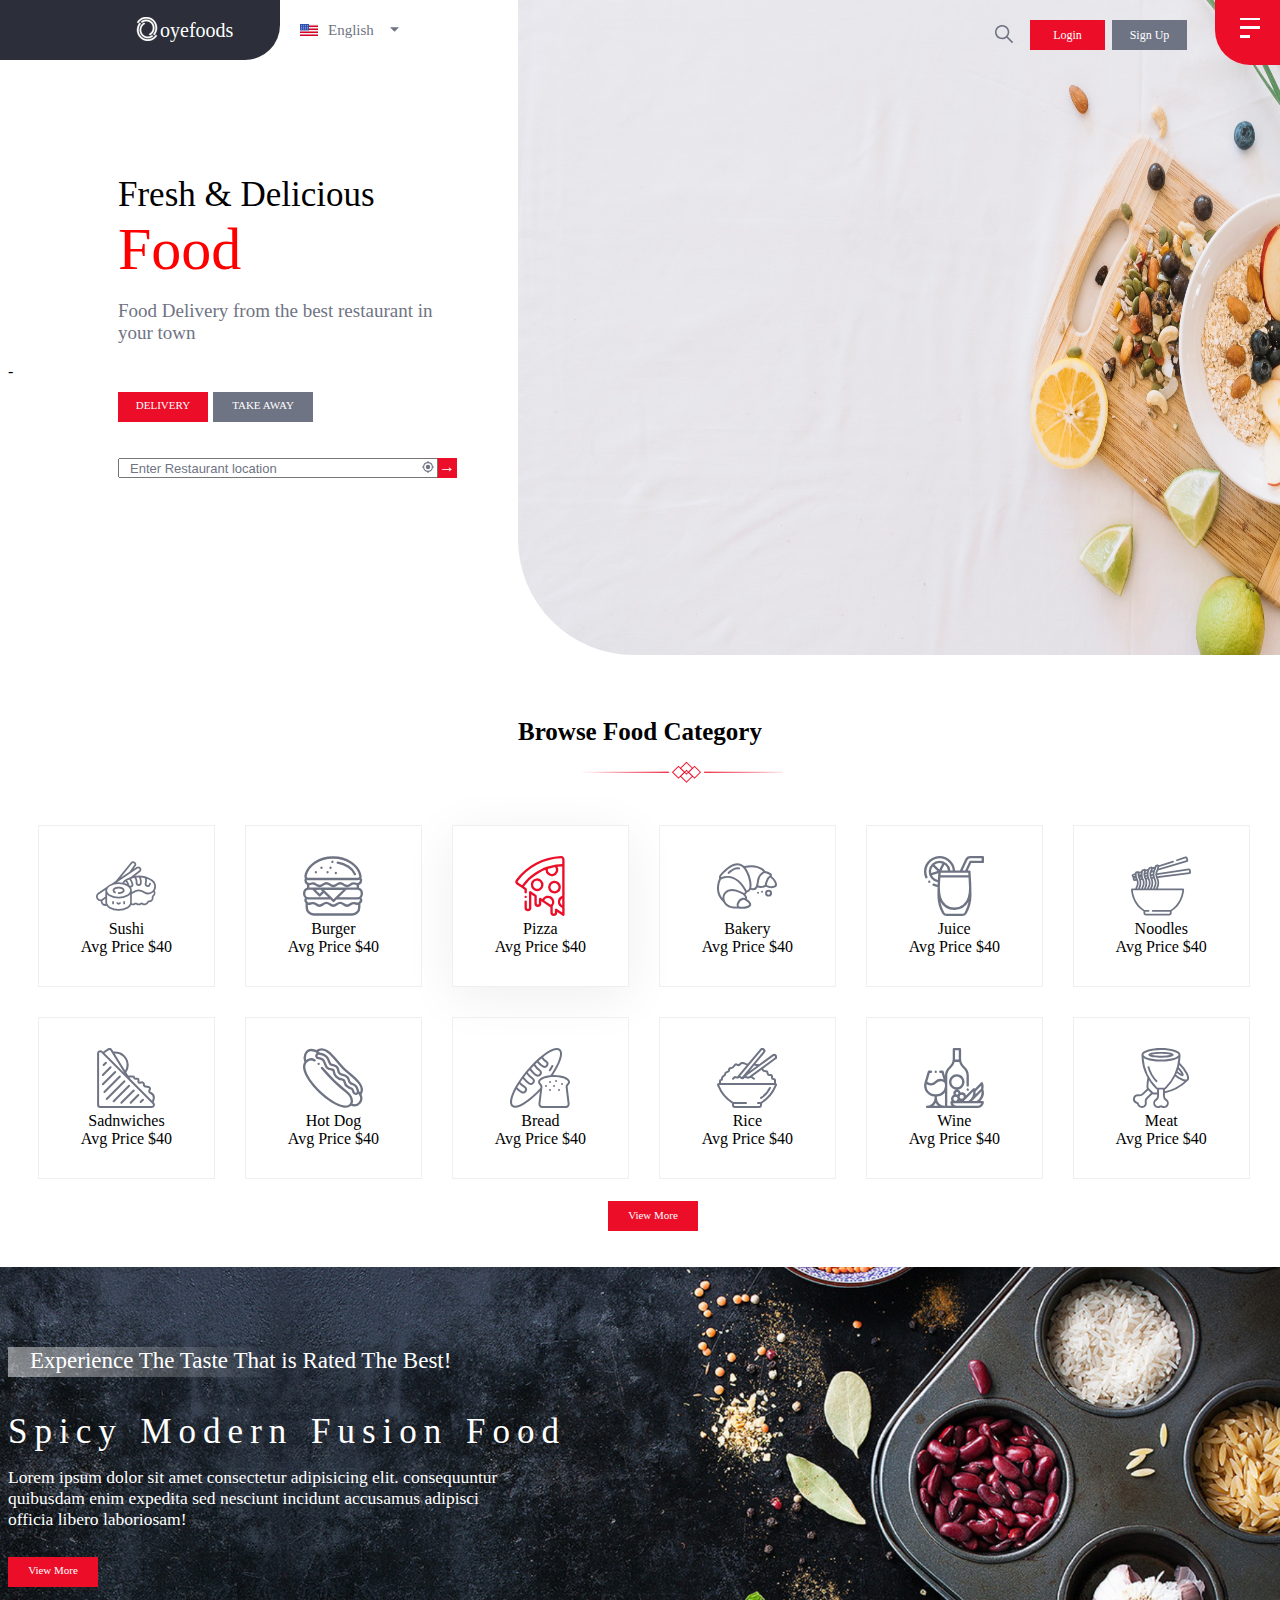
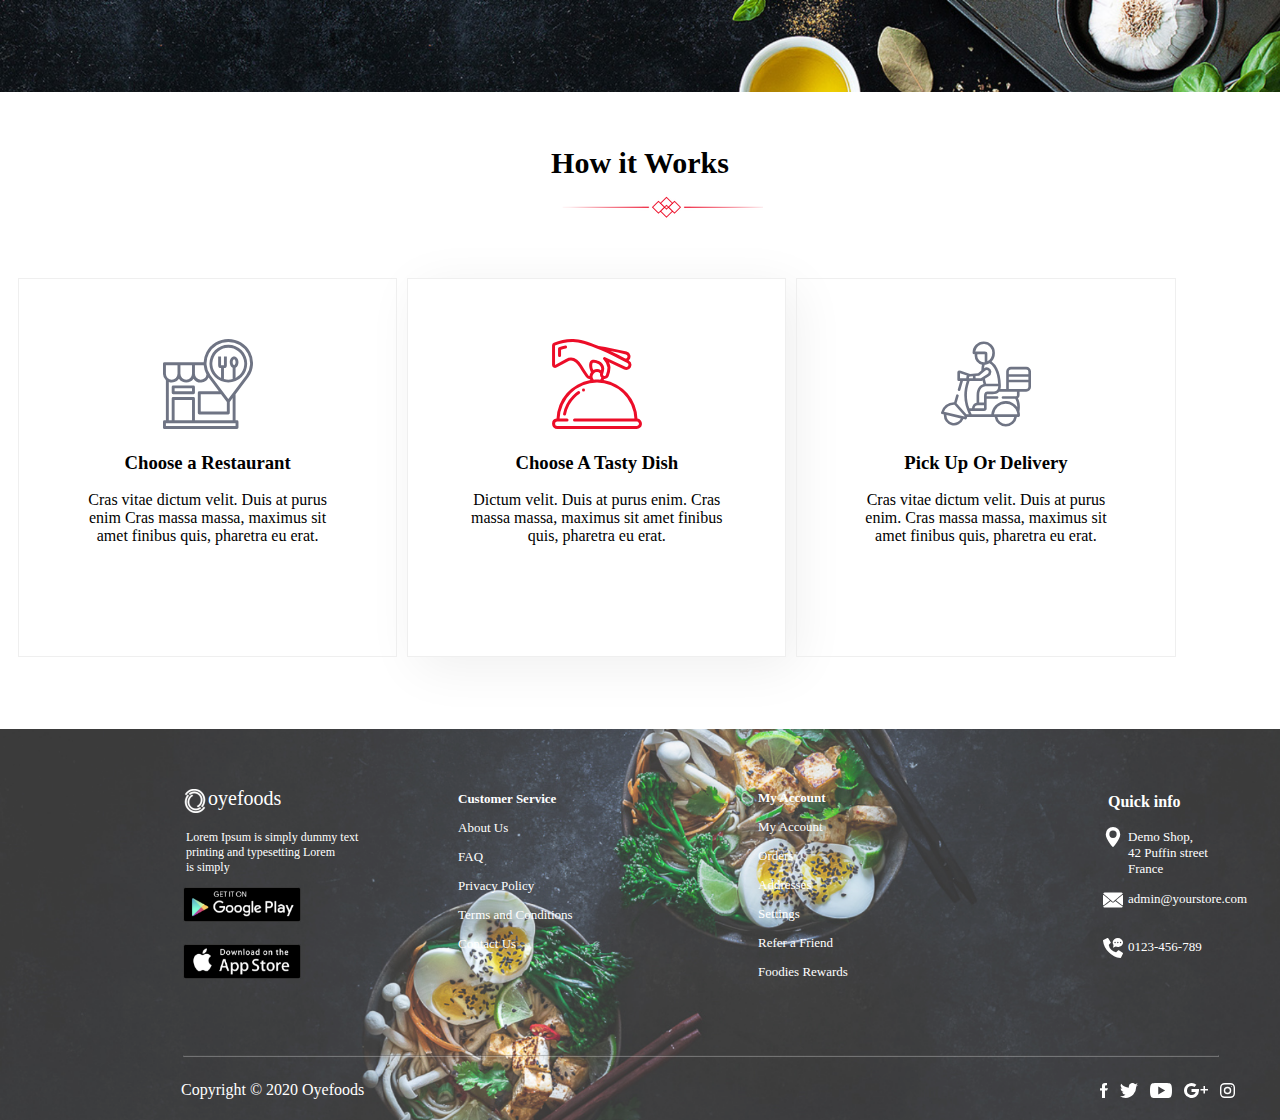
<file: index.html>
<!DOCTYPE html>
<html>
   <head>
      <title>Oye Foods</title>
      <link rel="stylesheet" href="index.css">
   </head>
   <body>
      <div class="rectangle">
         <img class="logo" src="1.png" height="24px" width="24px">
         <p class="oyeText">oyefoods</p>
      </div>
      <div class="header">
         <img class="flag" src="img1.svg" height="18px" width="18px">
         <p class="eng">English</p>
         <img class="dropdown" src="img2.svg" height="9px" width="9px">
      </div>
      <div class="searchbar">
         <img class="search" src="img3.svg" width="18px" height="18px">
      </div>
      <div class="rectangle2">
         <div class="first"></div>
         <div class="second"></div>
         <div class="third"></div>
      </div>
      <div class="login">
         <p class="logText">Login</p>
      </div>
      <div class="signUp">
         <p class="signText">Sign Up</p>
      </div>
      <img class="imgSet"  src="img4.png" height="655px" width="830px">
      <p class="foodText">Fresh & Delicious<br> <span style="color: red;font-size:60px; ">Food</span></p>
      <p class="paraText">Food Delivery from the best restaurant in<br> your town</p>
      -
      <div class="delivery">
         <p class="delText">DELIVERY</p>
      </div>
      <div class="takeAway">
         <p class="takeText">TAKE AWAY</p>
      </div>
      <br>
      <br>
      <input type="text" class="resizeText" value="Enter Restaurant location">
      <img src="loc.svg" class="locFix" height="12px">
      <div class="square">
         <p class="arrowFix">&#8594;</p>
      </div>
      <p class="heading">Browse Food Category</p>
      <img class="borderImg" src="border.png"><br><br><br>
      <div class="row styleIt">
         <div class="column">
            <img  src="images/sushi.svg"">
            <br>Sushi
            <br>Avg Price $40
         </div>
         <div class="column">
            <img src="images/burger.svg">
            <br>Burger
            <br>Avg Price $40
         </div>
         <div class="column" style="box-shadow: #EFEFEF 0px 10px 50px;">
            <img src="images/pizza.svg">
            <br>Pizza
            <br>Avg Price $40
         </div>
         <div class="column">
            <img src="images/bakery.svg">
            <br>Bakery
            <br>Avg Price $40
         </div>
         <div class="column">
            <img src="images/juice.svg">
            <br>Juice
            <br>Avg Price $40
         </div>
         <div class="column">
            <img src="images/noodles.svg">
            <br>Noodles
            <br>Avg Price $40
         </div>
      </div>
      <br><br>
      <div class="row styleIt">
         <div class="column">
            <img src="images/sandwiches.svg"">
            <br>Sadnwiches
            <br>Avg Price $40
         </div>
         <div class="column">
            <img src="images/hotdog.svg">
            <br>Hot Dog
            <br>Avg Price $40
         </div>
         <div class="column">
            <img src="images/bread.svg">
            <br>Bread
            <br>Avg Price $40
         </div>
         <div class="column">
            <img src="images/rice.svg">
            <br>Rice
            <br>Avg Price $40
         </div>
         <div class="column">
            <img src="images/wine.svg">
            <br>Wine
            <br>Avg Price $40
         </div>
         <div class="column">
            <img src="images/meat.svg">
            <br>Meat
            <br>Avg Price $40
         </div>
      </div>
      <div class="viewMore">
         <p class="viewText">View More</p>
      </div>
      <br><br>
      <img src="back.png" class="imgFix" width="1348x">
      <p class="backHead">Experience The Taste That is Rated The Best!</p>
      <div class="gradient"></div>
      <p class="spicyText">Spicy Modern Fusion Food</p>
      <p class="dummy">Lorem ipsum dolor sit amet consectetur adipisicing elit. consequuntur<br> quibusdam enim expedita sed nesciunt incidunt accusamus adipisci<br> officia libero laboriosam!
      <p>
      <div class="readMore">
         <p class="readText">View More</p>
      </div>
      <br><br><br>
      <h2>How it Works</h2>
      <img class="borderImgTwo" src="border.png">
      <br><br><br><br>
      <div class="rows fixIt">
         <div class="columns">
            <img  src="images/rest.svg"">
            <br>
            <h3>Choose a Restaurant</h3>
            <br>
            <p class="firstPara">Cras vitae dictum velit. Duis at purus enim Cras massa massa, maximus sit amet finibus quis, pharetra eu erat.</p>
         </div>
         <div class="columns" style="box-shadow: #EFEFEF 10px 10px 50px";>
            <img src="images/dish.svg">
            <br>
            <h3>Choose A Tasty Dish</h3>
            <br>
            <p class="firstPara">Dictum velit. Duis at purus enim. Cras massa massa, maximus sit amet finibus quis, pharetra eu erat.</p>
         </div>
         <div class="columns">
            <img src="images/pick.svg">
            <br>
            <h3>Pick Up Or Delivery</h3>
            <br>
            <p class="firstPara">Cras vitae dictum velit. Duis at purus enim. Cras massa massa, maximus sit amet finibus quis, pharetra eu erat.</p>
         </div>
      </div>
      <br><br><br><br>
      <img  class="footerImg"src="images\footer.png" width="1348px">
      <img class="logos" src="1.png" height="24px" width="24px">
      <p class="oyeTexts">oyefoods</p>
      <P class="lorel">Lorem Ipsum is simply dummy text<br> printing and typesetting Lorem<br> is simply</p>
      <img  class="google"src="images\google.png"><br><br>
      <img  class="apple"src="images\apple.png">
      <div class="footerText">
         <p style="font-weight: bold;">Customer Service</p>
         <p>About Us</p>
         <p>FAQ</p>
         <p>Privacy Policy</p>
         <p>Terms and Conditions</p>
         <p>Contact Us</p>
      </div>
      <div class="footerTextTwo">
         <p style="font-weight: bold;">My Account</p>
         <p>My Account</p>
         <p>Orders</p>
         <p>Addresses</p>
         <p>Settings</p>
         <p>Refer a Friend</p>
         <p>Foodies Rewards</p>
      </div>
      <div class="info">
         <p class="quick">Quick info</p>
         <div class="locationSet">
            <img class="locLogo" src="images\location.svg">
            <p class="locText">Demo Shop,<br> 42 Puffin street<br> France</p>
         </div>
         <div class="messageSet">
            <img class="messageLogo" src="images\message.svg">
            <p class="messageText">admin@yourstore.com</p>
         </div>
         <br>
         <div class="phoneSet">
            <img class="phoneLogo" src="images\phone.svg">
            <p class="phoneText">0123-456-789</p>
         </div>
      </div>
      </div>
      <hr>
      <div class="logosTwo">
         <br>
         <img src="images\facebook.svg" height="15px;">&nbsp;&nbsp;
         <img src="images\twitter.svg" height="15px;">&nbsp;&nbsp;
         <img src="images\youtube.svg" height="15px;">&nbsp;&nbsp;
         <img src="images\google-plus.svg" height="15px;">&nbsp;&nbsp;
         <img src="images\insta.svg" height="15px;">
      </div>
      <p class="copyright">Copyright © 2020 Oyefoods</p>
      </div>
   </body>
</html>
</file>
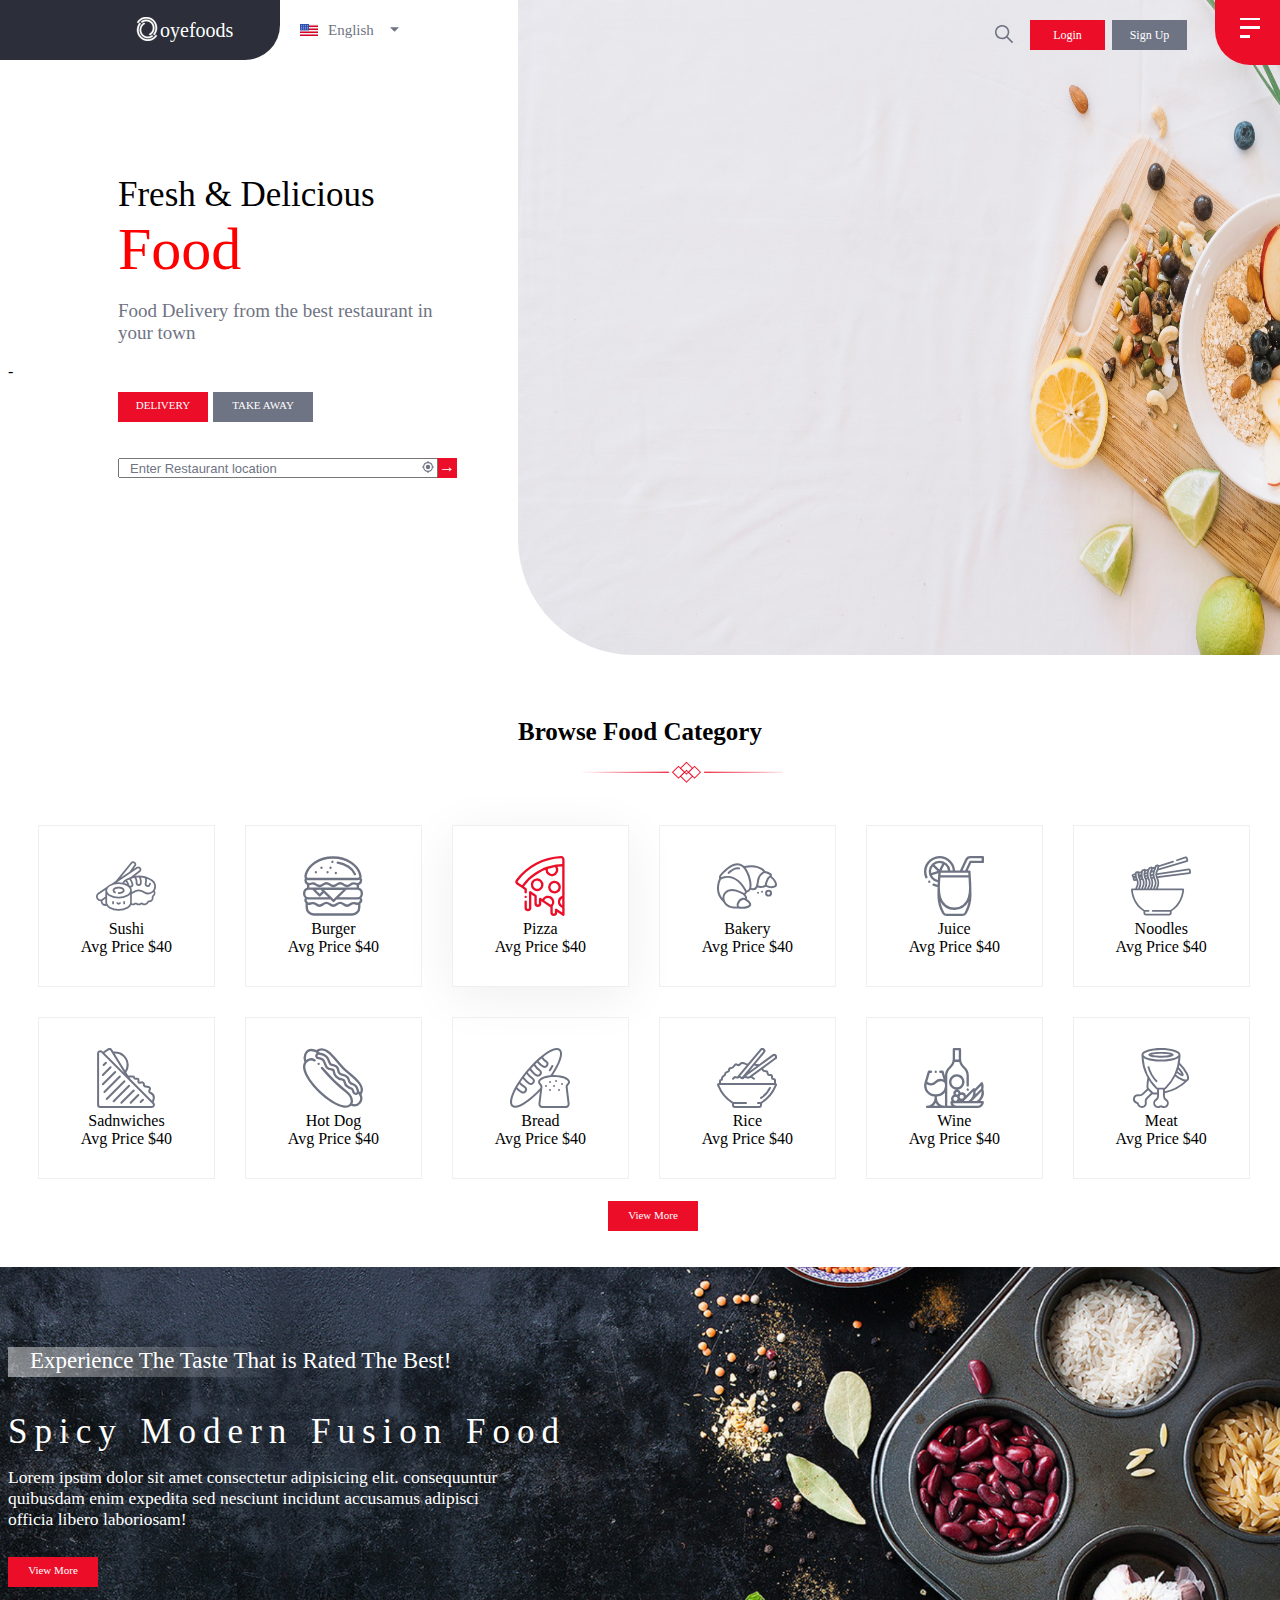
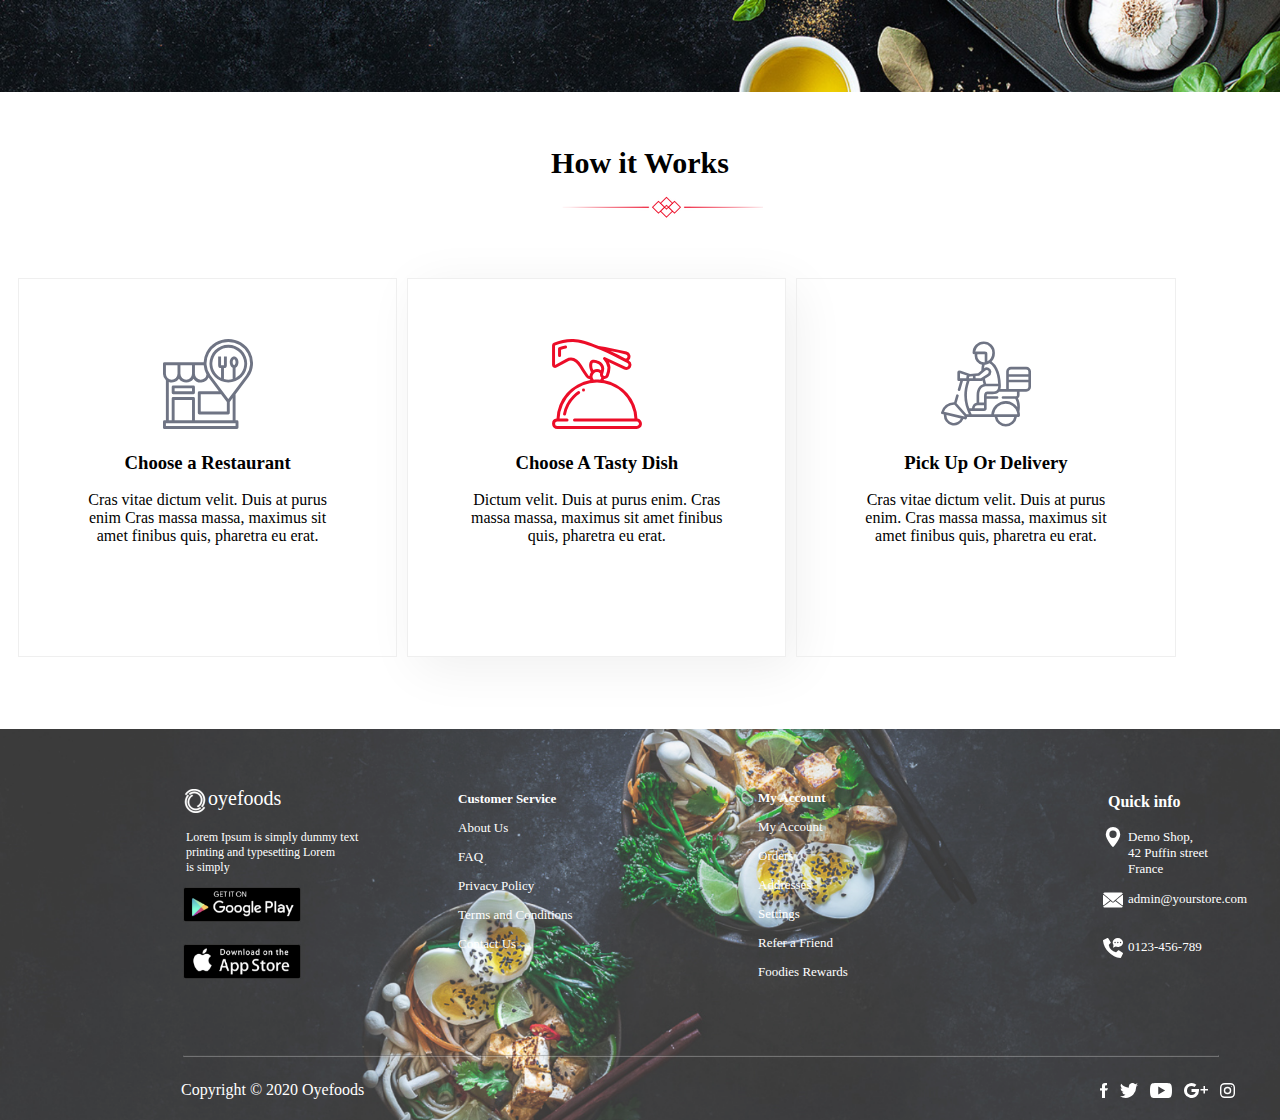
<file: project.html>
<!DOCTYPE html>
<html>
   <head>
      <title>Oye Foods</title>
      <link rel="stylesheet" href="project.css">
   </head>
   <body>
      <div class="rectangle">
         <img class="logo" src="1.png" height="24px" width="24px">
         <p class="oyeText">oyefoods</p>
      </div>
      <div class="header">
         <img class="flag" src="img1.svg" height="18px" width="18px">
         <p class="eng">English</p>
         <img class="dropdown" src="img2.svg" height="9px" width="9px">
      </div>
      <div class="searchbar">
         <img class="search" src="img3.svg" width="18px" height="18px">
      </div>
      <div class="rectangle2">
         <div class="first"></div>
         <div class="second"></div>
         <div class="third"></div>
      </div>
      <div class="login">
         <p class="logText">Login</p>
      </div>
      <div class="signUp">
         <p class="signText">Sign Up</p>
      </div>
      <img class="imgSet"  src="img4.png" height="655px" width="830px">
      <p class="foodText">Fresh & Delicious<br> <span style="color: red;font-size:60px; ">Food</span></p>
      <p class="paraText">Food Delivery from the best restaurant in<br> your town</p>
      -
      <div class="delivery">
         <p class="delText">DELIVERY</p>
      </div>
      <div class="takeAway">
         <p class="takeText">TAKE AWAY</p>
      </div>
      <br>
      <br>
      <input type="text" class="resizeText" value="Enter Restaurant location">
      <img src="loc.svg" class="locFix" height="12px">
      <div class="square">
         <p class="arrowFix">&#8594;</p>
      </div>
      <p class="heading">Browse Food Category</p>
      <img class="borderImg" src="border.png"><br><br><br>
      <div class="row styleIt">
         <div class="column">
            <img  src="images/sushi.svg"">
            <br>Sushi
            <br>Avg Price $40
         </div>
         <div class="column">
            <img src="images/burger.svg">
            <br>Burger
            <br>Avg Price $40
         </div>
         <div class="column" style="box-shadow: #EFEFEF 0px 10px 50px;">
            <img src="images/pizza.svg">
            <br>Pizza
            <br>Avg Price $40
         </div>
         <div class="column">
            <img src="images/bakery.svg">
            <br>Bakery
            <br>Avg Price $40
         </div>
         <div class="column">
            <img src="images/juice.svg">
            <br>Juice
            <br>Avg Price $40
         </div>
         <div class="column">
            <img src="images/noodles.svg">
            <br>Noodles
            <br>Avg Price $40
         </div>
      </div>
      <br><br>
      <div class="row styleIt">
         <div class="column">
            <img src="images/sandwiches.svg"">
            <br>Sadnwiches
            <br>Avg Price $40
         </div>
         <div class="column">
            <img src="images/hotdog.svg">
            <br>Hot Dog
            <br>Avg Price $40
         </div>
         <div class="column">
            <img src="images/bread.svg">
            <br>Bread
            <br>Avg Price $40
         </div>
         <div class="column">
            <img src="images/rice.svg">
            <br>Rice
            <br>Avg Price $40
         </div>
         <div class="column">
            <img src="images/wine.svg">
            <br>Wine
            <br>Avg Price $40
         </div>
         <div class="column">
            <img src="images/meat.svg">
            <br>Meat
            <br>Avg Price $40
         </div>
      </div>
      <div class="viewMore">
         <p class="viewText">View More</p>
      </div>
      <br><br>
      <img src="back.png" class="imgFix" width="1348x">
      <p class="backHead">Experience The Taste That is Rated The Best!</p>
      <div class="gradient"></div>
      <p class="spicyText">Spicy Modern Fusion Food</p>
      <p class="dummy">Lorem ipsum dolor sit amet consectetur adipisicing elit. consequuntur<br> quibusdam enim expedita sed nesciunt incidunt accusamus adipisci<br> officia libero laboriosam!
      <p>
      <div class="readMore">
         <p class="readText">View More</p>
      </div>
      <br><br><br>
      <h2>How it Works</h2>
      <img class="borderImgTwo" src="border.png">
      <br><br><br><br>
      <div class="rows fixIt">
         <div class="columns">
            <img  src="images/rest.svg"">
            <br>
            <h3>Choose a Restaurant</h3>
            <br>
            <p class="firstPara">Cras vitae dictum velit. Duis at purus enim Cras massa massa, maximus sit amet finibus quis, pharetra eu erat.</p>
         </div>
         <div class="columns" style="box-shadow: #EFEFEF 10px 10px 50px";>
            <img src="images/dish.svg">
            <br>
            <h3>Choose A Tasty Dish</h3>
            <br>
            <p class="firstPara">Dictum velit. Duis at purus enim. Cras massa massa, maximus sit amet finibus quis, pharetra eu erat.</p>
         </div>
         <div class="columns">
            <img src="images/pick.svg">
            <br>
            <h3>Pick Up Or Delivery</h3>
            <br>
            <p class="firstPara">Cras vitae dictum velit. Duis at purus enim. Cras massa massa, maximus sit amet finibus quis, pharetra eu erat.</p>
         </div>
      </div>
      <br><br><br><br>
      <img  class="footerImg"src="images\footer.png" width="1348px">
      <img class="logos" src="1.png" height="24px" width="24px">
      <p class="oyeTexts">oyefoods</p>
      <P class="lorel">Lorem Ipsum is simply dummy text<br> printing and typesetting Lorem<br> is simply</p>
      <img  class="google"src="images\google.png"><br><br>
      <img  class="apple"src="images\apple.png">
      <div class="footerText">
         <p style="font-weight: bold;">Customer Service</p>
         <p>About Us</p>
         <p>FAQ</p>
         <p>Privacy Policy</p>
         <p>Terms and Conditions</p>
         <p>Contact Us</p>
      </div>
      <div class="footerTextTwo">
         <p style="font-weight: bold;">My Account</p>
         <p>My Account</p>
         <p>Orders</p>
         <p>Addresses</p>
         <p>Settings</p>
         <p>Refer a Friend</p>
         <p>Foodies Rewards</p>
      </div>
      <div class="info">
         <p class="quick">Quick info</p>
         <div class="locationSet">
            <img class="locLogo" src="images\location.svg">
            <p class="locText">Demo Shop,<br> 42 Puffin street<br> France</p>
         </div>
         <div class="messageSet">
            <img class="messageLogo" src="images\message.svg">
            <p class="messageText">admin@yourstore.com</p>
         </div>
         <br>
         <div class="phoneSet">
            <img class="phoneLogo" src="images\phone.svg">
            <p class="phoneText">0123-456-789</p>
         </div>
      </div>
      </div>
      <hr>
      <div class="logosTwo">
         <br>
         <img src="images\facebook.svg" height="15px;">&nbsp;&nbsp;
         <img src="images\twitter.svg" height="15px;">&nbsp;&nbsp;
         <img src="images\youtube.svg" height="15px;">&nbsp;&nbsp;
         <img src="images\google-plus.svg" height="15px;">&nbsp;&nbsp;
         <img src="images\insta.svg" height="15px;">
      </div>
      <p class="copyright">Copyright © 2020 Oyefoods</p>
      </div>
   </body>
</html>
</file>
<file: index.css>
.rectangle {
	position: absolute;
	top: 0px;
	left: 0px;
	width: 280px;
	height: 60px;
	background: #2C2F39;
	border-radius: 0px 0px 35px 0px;
}

.logo {
	position: absolute;
	top: 17px;
	left: 135px;
}

.oyeText {
	position: absolute;
	top: -1px;
	left: 160px;
	font-size: 20px;
	color: white;
}

.flag {
	left: 300px;
	position: absolute;
	top: 21px;
}

.eng {
	color: #6F7484;
	padding-left: 320px;
	font-size: 15px;
	position: absolute;
	top: 7px;
}

.dropdown {
	left: 390px;
	position: absolute;
	top: 25px;
}

.rectangle2 {
	position: absolute;
	top: 0px;
	right: 0px;
	width: 65px;
	height: 65px;
	background: #EC0D28 0% 0% no-repeat padding-box;
	border-radius: 0px 0px 0px 35px;
}

.first {
	width: 20px;
	height: 2px;
	background-color: white;
	margin-top: 6px;
	position: relative;
	top: 12px;
	left: 25px;
}

.second {
	width: 20px;
	height: 3px;
	background-color: white;
	margin-top: 6px;
	position: relative;
	top: 12px;
	left: 25px;
}

.third {
	width: 10px;
	height: 3px;
	background-color: white;
	margin-top: 6px;
	position: relative;
	top: 12px;
	left: 25px;
}

.search {
	position: absolute;
	left: 995px;
	top: 25px;
}

.login {
	height: 30px;
	width: 75px;
	background-color: #EC0D28;
	position: absolute;
	left: 1030px;
	top: 20px;
}

.logText {
	font-size: 12px;
	color: #ffffff;
	margin-top: 8px;
	text-align: center;
}

.signUp {
	height: 30px;
	width: 75px;
	background-color: #6F7484;
	position: absolute;
	left: 1112px;
	top: 20px;
}

.signText {
	font-size: 12px;
	color: #ffffff;
	margin-top: 8px;
	text-align: center;
}

.imgSet {
	position: absolute;
	top: 0px;
	right: 0px;
	left: 518px;
	z-index: -1;
	border-bottom-left-radius: 116px;
}

.foodText {
	color: black;
	padding-top: 140px;
	font-size: 35px;
	padding-left: 110px;
}

.paraText {
	color: #6F7484;
	margin-top: -19px;
	padding-left: 110px;
	font-size: 19px;
}

.delivery {
	height: 30px;
	width: 90px;
	background-color: #EC0D28;
	margin-left: 110px;
}

.delText {
	color: white;
	font-size: 11px;
	text-align: center;
	padding-top: 7px;
}

.takeAway {
	height: 30px;
	width: 100px;
	background-color: #6F7484;
	margin-left: 205px;
	margin-top: -41px;
}

.takeText {
	color: white;
	font-size: 11px;
	text-align: center;
	padding-top: 7px;
}

.resizeText {
	width: 320px;
	height: 20px;
	color: #6F7484;
	font-size: 13px;
	margin-left: 110px;
	padding-left: 10px;
}

.locFix {
	margin-left: -20px;
}

.square {
	height: 20px;
	width: 20px;
	background-color: #EC0D28;
	margin-left: 429px;
	margin-top: -21px;
}

.arrowFix {
	color: white;
	margin-top: 0.5px;
	margin-left: 2px;
}

.heading {
	margin-top: 240px;
	text-align: center;
	font-weight: bold;
	font-size: 25px;
}

* {
	box-sizing: border-box;
}

.column {
	float: left;
	width: 14%;
	padding: 30px;
	margin-left: 30px;
	border: 0.5px solid #EFEFEF;
	text-align: center;
	margin-bottom: 30px;
	/* Clearfix (clear floats) */
}

.viewMore {
	height: 30px;
	width: 90px;
	background-color: #EC0D28;
	margin-left: 600px;
	margin-top: 340px;
}

.viewText {
	color: white;
	font-size: 11px;
	text-align: center;
	padding-top: 7px;
}

.imgFix {
	position: absolute;
	left: 0px;
	z-index: -1;
}

.backHead {
	color: white;
	font-size: 23px;
	padding-left: 22px;
	padding-top: 58px;
}

.gradient {
	background: transparent linear-gradient(60deg, #FFFFFF 0%, #80808000 70%) 0% 0% no-repeat padding-box;
	background-size: 30%;
	height: 30px;
	margin-top: -50px;
	opacity: 0.5;
}

.spicyText {
	color: white;
	font-size: 35px;
	word-spacing: 2px;
	letter-spacing: 7px;
}

.dummy {
	color: #FFFFFF;
	font-size: 17.5px;
	position: relative;
	bottom: 20px;
}

.readMore {
	height: 30px;
	width: 90px;
	background-color: #EC0D28;
	position: relative;
	bottom: 10px;
}

.readText {
	color: white;
	font-size: 11px;
	text-align: center;
	padding-top: 7px;
}

h2 {
	text-align: center;
	position: relative;
	top: 70px;
	font-size: 30px;
}

.columns {
	float: left;
	width: 30%;
	padding: 60px;
	margin-left: 10px;
	border: 0.5px solid #EFEFEF;
	text-align: center;
}

.rows::after {
	content: "";
	clear: both;
	display: table;
}

.firstPara {
	position: relative;
	top: -35px;
}

.footerImg {
	position: absolute;
	left: 0px;
	z-index: -1;
	opacity: 0.8;
}

.logos {
	margin-top: 60px;
	margin-left: 175px;
}

.oyeTexts {
	font-size: 20px;
	color: white;
	padding-left: 200px;
	margin-top: -30px;
}

.lorel {
	color: white;
	font-size: 12px;
	padding-left: 178px;
}

.google {
	height: 35px;
	padding-left: 175px;
}

.apple {
	height: 35px;
	padding-left: 175px;
}

.footerText {
	color: white;
	margin-top: -205px;
	font-size: 13px;
	padding-left: 450px;
}

.footerTextTwo {
	color: white;
	margin-top: -175px;
	font-size: 13px;
	padding-left: 750px;
}

.locationSet {
	padding-left: 1095px;
	color: white;
	font-size: 13px;
}

.locText {
	padding-left: 25px;
	margin-top: -22px;
}

.quick {
	color: white;
	margin-top: -200px;
	padding-left: 1100px;
	font-weight: bold;
}

.messageSet {
	padding-left: 1095px;
	color: white;
	font-size: 13px;
}

.messageText {
	padding-left: 25px;
	margin-top: -23px;
}

.phoneSet {
	padding-left: 1095px;
	color: white;
	font-size: 13px;
}

.phoneText {
	padding-left: 25px;
	margin-top: -23px;
}

hr {
	margin-top: 100px;
	width: 82%;
	border-top: 1px solid #555555;
	margin-left: 175px;
	opacity: 0.3;
}

.copyright {
	color: white;
	padding-left: 173px;
	padding-top: 8px;
}

.logosTwo {
	position: absolute;
	left: 1100px;
}

.borderImg {
	margin-left: 570px;
	margin-top: -50px;
}

.borderImgTwo {
	margin-left: 550px;
	margin-top: 50px;
}
</file>
<file: project.css>
.rectangle {
	position: absolute;
	top: 0px;
	left: 0px;
	width: 280px;
	height: 60px;
	background: #2C2F39;
	border-radius: 0px 0px 35px 0px;
}

.logo {
	position: absolute;
	top: 17px;
	left: 135px;
}

.oyeText {
	position: absolute;
	top: -1px;
	left: 160px;
	font-size: 20px;
	color: white;
}

.flag {
	left: 300px;
	position: absolute;
	top: 21px;
}

.eng {
	color: #6F7484;
	padding-left: 320px;
	font-size: 15px;
	position: absolute;
	top: 7px;
}

.dropdown {
	left: 390px;
	position: absolute;
	top: 25px;
}

.rectangle2 {
	position: absolute;
	top: 0px;
	right: 0px;
	width: 65px;
	height: 65px;
	background: #EC0D28 0% 0% no-repeat padding-box;
	border-radius: 0px 0px 0px 35px;
}

.first {
	width: 20px;
	height: 2px;
	background-color: white;
	margin-top: 6px;
	position: relative;
	top: 12px;
	left: 25px;
}

.second {
	width: 20px;
	height: 3px;
	background-color: white;
	margin-top: 6px;
	position: relative;
	top: 12px;
	left: 25px;
}

.third {
	width: 10px;
	height: 3px;
	background-color: white;
	margin-top: 6px;
	position: relative;
	top: 12px;
	left: 25px;
}

.search {
	position: absolute;
	left: 995px;
	top: 25px;
}

.login {
	height: 30px;
	width: 75px;
	background-color: #EC0D28;
	position: absolute;
	left: 1030px;
	top: 20px;
}

.logText {
	font-size: 12px;
	color: #ffffff;
	margin-top: 8px;
	text-align: center;
}

.signUp {
	height: 30px;
	width: 75px;
	background-color: #6F7484;
	position: absolute;
	left: 1112px;
	top: 20px;
}

.signText {
	font-size: 12px;
	color: #ffffff;
	margin-top: 8px;
	text-align: center;
}

.imgSet {
	position: absolute;
	top: 0px;
	right: 0px;
	left: 518px;
	z-index: -1;
	border-bottom-left-radius: 116px;
}

.foodText {
	color: black;
	padding-top: 140px;
	font-size: 35px;
	padding-left: 110px;
}

.paraText {
	color: #6F7484;
	margin-top: -19px;
	padding-left: 110px;
	font-size: 19px;
}

.delivery {
	height: 30px;
	width: 90px;
	background-color: #EC0D28;
	margin-left: 110px;
}

.delText {
	color: white;
	font-size: 11px;
	text-align: center;
	padding-top: 7px;
}

.takeAway {
	height: 30px;
	width: 100px;
	background-color: #6F7484;
	margin-left: 205px;
	margin-top: -41px;
}

.takeText {
	color: white;
	font-size: 11px;
	text-align: center;
	padding-top: 7px;
}

.resizeText {
	width: 320px;
	height: 20px;
	color: #6F7484;
	font-size: 13px;
	margin-left: 110px;
	padding-left: 10px;
}

.locFix {
	margin-left: -20px;
}

.square {
	height: 20px;
	width: 20px;
	background-color: #EC0D28;
	margin-left: 429px;
	margin-top: -21px;
}

.arrowFix {
	color: white;
	margin-top: 0.5px;
	margin-left: 2px;
}

.heading {
	margin-top: 240px;
	text-align: center;
	font-weight: bold;
	font-size: 25px;
}

* {
	box-sizing: border-box;
}

.column {
	float: left;
	width: 14%;
	padding: 30px;
	margin-left: 30px;
	border: 0.5px solid #EFEFEF;
	text-align: center;
	margin-bottom: 30px;
	/* Clearfix (clear floats) */
}

.viewMore {
	height: 30px;
	width: 90px;
	background-color: #EC0D28;
	margin-left: 600px;
	margin-top: 340px;
}

.viewText {
	color: white;
	font-size: 11px;
	text-align: center;
	padding-top: 7px;
}

.imgFix {
	position: absolute;
	left: 0px;
	z-index: -1;
}

.backHead {
	color: white;
	font-size: 23px;
	padding-left: 22px;
	padding-top: 58px;
}

.gradient {
	background: transparent linear-gradient(60deg, #FFFFFF 0%, #80808000 70%) 0% 0% no-repeat padding-box;
	background-size: 30%;
	height: 30px;
	margin-top: -50px;
	opacity: 0.5;
}

.spicyText {
	color: white;
	font-size: 35px;
	word-spacing: 2px;
	letter-spacing: 7px;
}

.dummy {
	color: #FFFFFF;
	font-size: 17.5px;
	position: relative;
	bottom: 20px;
}

.readMore {
	height: 30px;
	width: 90px;
	background-color: #EC0D28;
	position: relative;
	bottom: 10px;
}

.readText {
	color: white;
	font-size: 11px;
	text-align: center;
	padding-top: 7px;
}

h2 {
	text-align: center;
	position: relative;
	top: 70px;
	font-size: 30px;
}

.columns {
	float: left;
	width: 30%;
	padding: 60px;
	margin-left: 10px;
	border: 0.5px solid #EFEFEF;
	text-align: center;
}

.rows::after {
	content: "";
	clear: both;
	display: table;
}

.firstPara {
	position: relative;
	top: -35px;
}

.footerImg {
	position: absolute;
	left: 0px;
	z-index: -1;
	opacity: 0.8;
}

.logos {
	margin-top: 60px;
	margin-left: 175px;
}

.oyeTexts {
	font-size: 20px;
	color: white;
	padding-left: 200px;
	margin-top: -30px;
}

.lorel {
	color: white;
	font-size: 12px;
	padding-left: 178px;
}

.google {
	height: 35px;
	padding-left: 175px;
}

.apple {
	height: 35px;
	padding-left: 175px;
}

.footerText {
	color: white;
	margin-top: -205px;
	font-size: 13px;
	padding-left: 450px;
}

.footerTextTwo {
	color: white;
	margin-top: -175px;
	font-size: 13px;
	padding-left: 750px;
}

.locationSet {
	padding-left: 1095px;
	color: white;
	font-size: 13px;
}

.locText {
	padding-left: 25px;
	margin-top: -22px;
}

.quick {
	color: white;
	margin-top: -200px;
	padding-left: 1100px;
	font-weight: bold;
}

.messageSet {
	padding-left: 1095px;
	color: white;
	font-size: 13px;
}

.messageText {
	padding-left: 25px;
	margin-top: -23px;
}

.phoneSet {
	padding-left: 1095px;
	color: white;
	font-size: 13px;
}

.phoneText {
	padding-left: 25px;
	margin-top: -23px;
}

hr {
	margin-top: 100px;
	width: 82%;
	border-top: 1px solid #555555;
	margin-left: 175px;
	opacity: 0.3;
}

.copyright {
	color: white;
	padding-left: 173px;
	padding-top: 8px;
}

.logosTwo {
	position: absolute;
	left: 1100px;
}

.borderImg {
	margin-left: 570px;
	margin-top: -50px;
}

.borderImgTwo {
	margin-left: 550px;
	margin-top: 50px;
}
</file>
